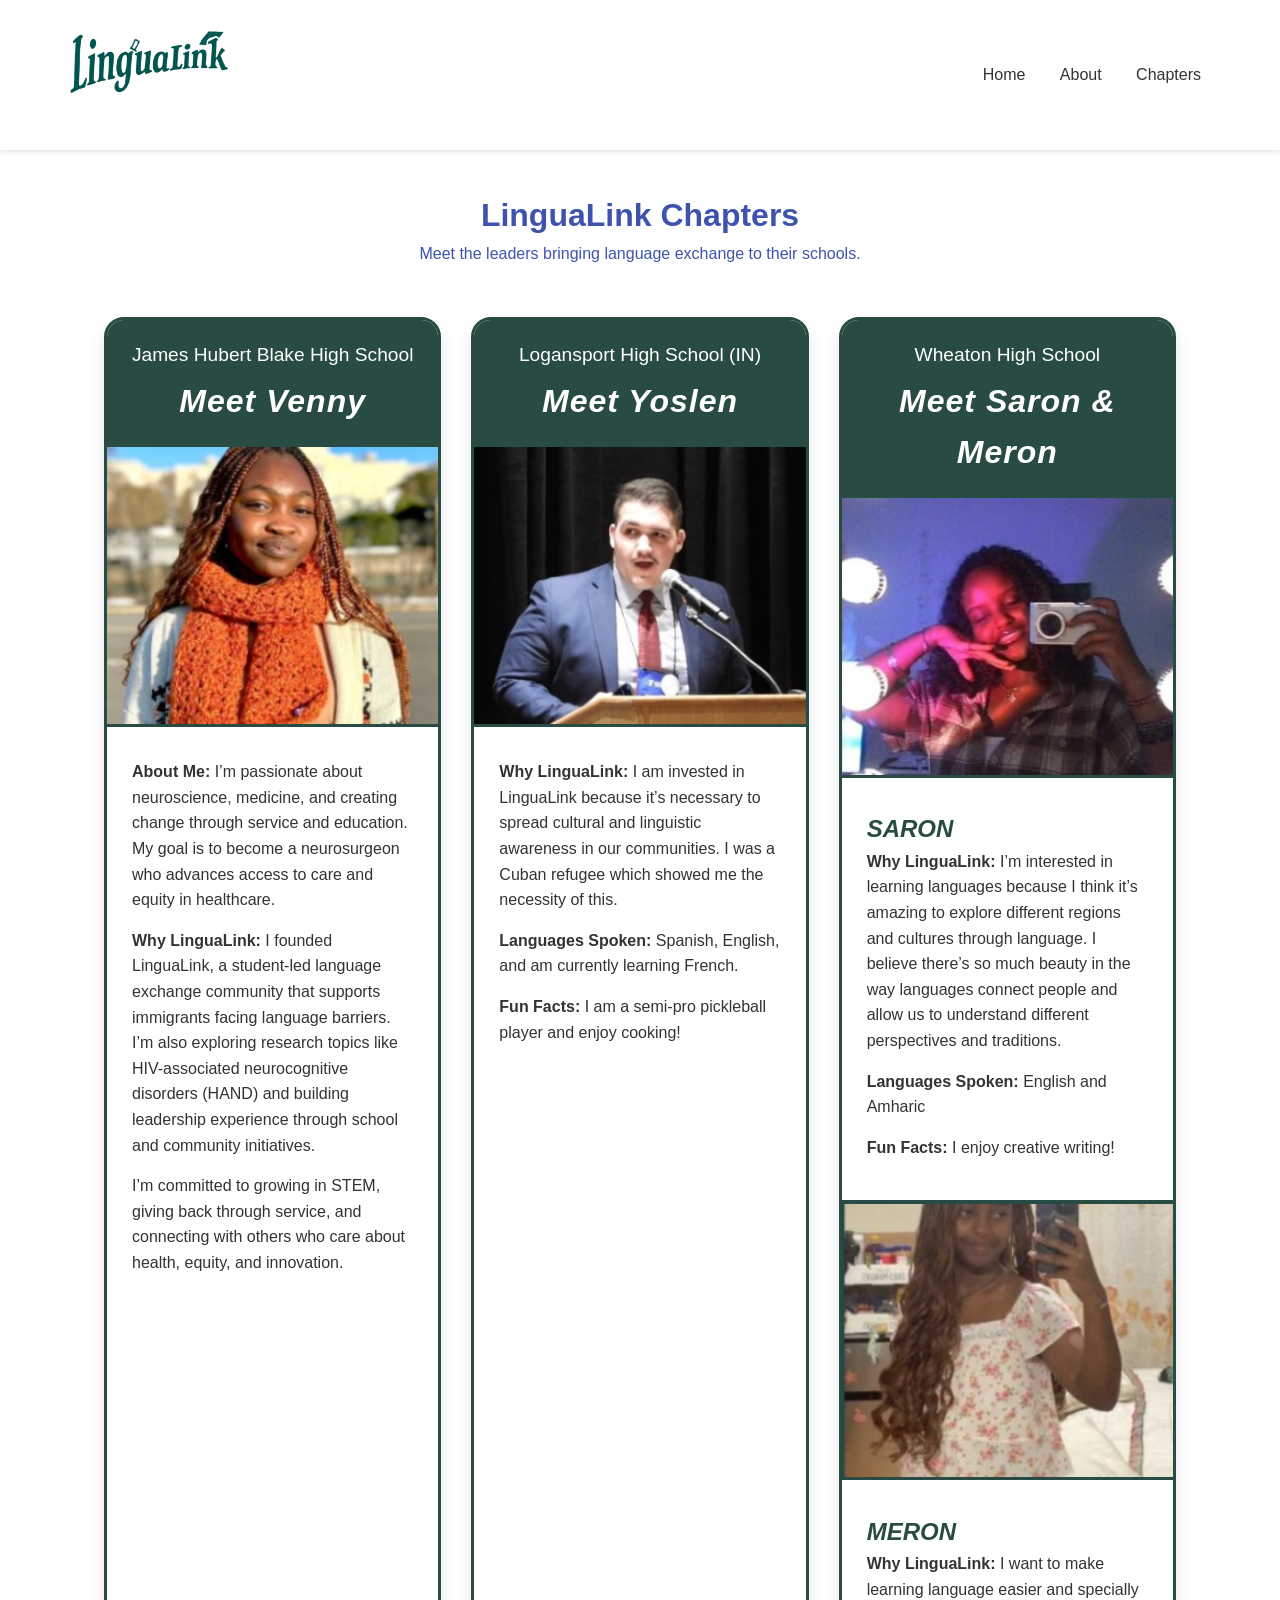
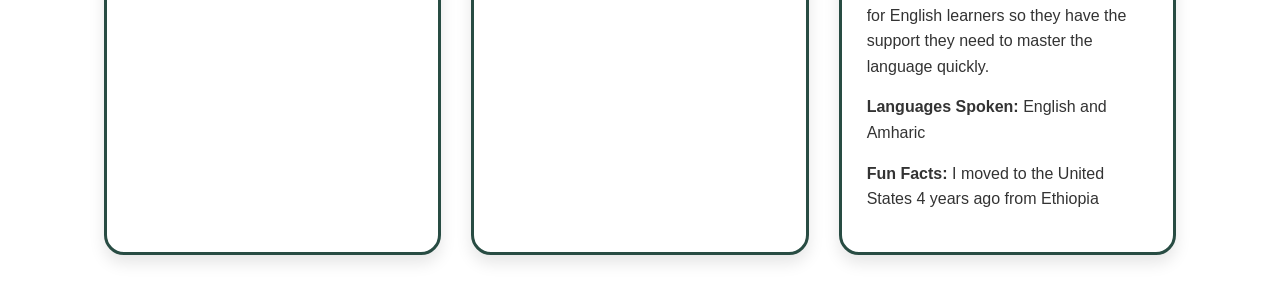
<file: chapters.html>
<!DOCTYPE html>
<html lang="en">
<head>
    <meta charset="UTF-8">
    <meta name="viewport" content="width=device-width, initial-scale=1.0">
    <title>Chapters | LinguaLink</title>
    <link rel="stylesheet" href="style.css">
</head>
<body>

    <!-- Paste your standard navigation bar here so it matches the other pages -->
<nav class="navbar">
    <img src="logo.png" alt="LinguaLink Logo" class="logo-img">
    <div class="nav-links">
        <a href="index.html">Home</a>
        <a href="about.html">About</a>
        <a href="chapters.html">Chapters</a>
    </div>
</nav>

    <header class="chapters-title">
        <h1>LinguaLink Chapters</h1>
        <p>Meet the leaders bringing language exchange to their schools.</p>
    </header>

    <section class="chapters-grid">
        
        <!-- CHAPTER 1: BLAKE HIGH SCHOOL -->
        <div class="chapter-card">
            <div class="card-header">
                <h2>James Hubert Blake High School</h2>
                <h3>Meet Venny</h3>
            </div>
            <img src="venny.png" alt="Venny Tchekounang" class="chapter-img">
            <div class="card-content">
                <p><strong>About Me:</strong> I’m passionate about neuroscience, medicine, and creating change through service and education. My goal is to become a neurosurgeon who advances access to care and equity in healthcare.</p>
                <p><strong>Why LinguaLink:</strong> I founded LinguaLink, a student-led language exchange community that supports immigrants facing language barriers. I’m also exploring research topics like HIV-associated neurocognitive disorders (HAND) and building leadership experience through school and community initiatives.</p>
                <p>I’m committed to growing in STEM, giving back through service, and connecting with others who care about health, equity, and innovation.</p>
            </div>
        </div>

        <!-- CHAPTER 2: LOGANSPORT HIGH SCHOOL -->
        <div class="chapter-card">
            <div class="card-header">
                <h2>Logansport High School (IN)</h2>
                <h3>Meet Yoslen</h3>
            </div>
            <img src="yoslen.png" alt="Yoslen" class="chapter-img">
            <div class="card-content">
                <p><strong>Why LinguaLink:</strong> I am invested in LinguaLink because it’s necessary to spread cultural and linguistic awareness in our communities. I was a Cuban refugee which showed me the necessity of this.</p>
                <p><strong>Languages Spoken:</strong> Spanish, English, and am currently learning French.</p>
                <p><strong>Fun Facts:</strong> I am a semi-pro pickleball player and enjoy cooking!</p>
            </div>
        </div>

        <!-- CHAPTER 3: WHEATON HIGH SCHOOL (SARON & MERON) -->
        <div class="chapter-card">
            <div class="card-header">
                <h2>Wheaton High School</h2>
                <h3>Meet Saron & Meron</h3>
            </div>
            
            <!-- Saron's Profile -->
            <img src="seron.png" alt="Saron" class="chapter-img">
            <div class="card-content">
                <h4 style="margin-top: 0; color: #284c43; font-size: 1.5rem; text-transform: uppercase; font-style: italic;">Saron</h4>
                <p><strong>Why LinguaLink:</strong> I’m interested in learning languages because I think it’s amazing to explore different regions and cultures through language. I believe there’s so much beauty in the way languages connect people and allow us to understand different perspectives and traditions.</p>
                <p><strong>Languages Spoken:</strong> English and Amharic</p>
                <p><strong>Fun Facts:</strong> I enjoy creative writing!</p>
            </div>

            <!-- Meron's Profile -->
            <img src="meron.png" alt="Meron" class="chapter-img" style="border-top: 4px solid #284c43;">
            <div class="card-content">
                <h4 style="margin-top: 0; color: #284c43; font-size: 1.5rem; text-transform: uppercase; font-style: italic;">Meron</h4>
                <p><strong>Why LinguaLink:</strong> I want to make learning language easier and specially for English learners so they have the support they need to master the language quickly.</p>
                <p><strong>Languages Spoken:</strong> English and Amharic</p>
                <p><strong>Fun Facts:</strong> I moved to the United States 4 years ago from Ethiopia</p>
            </div>
        </div>
</file>
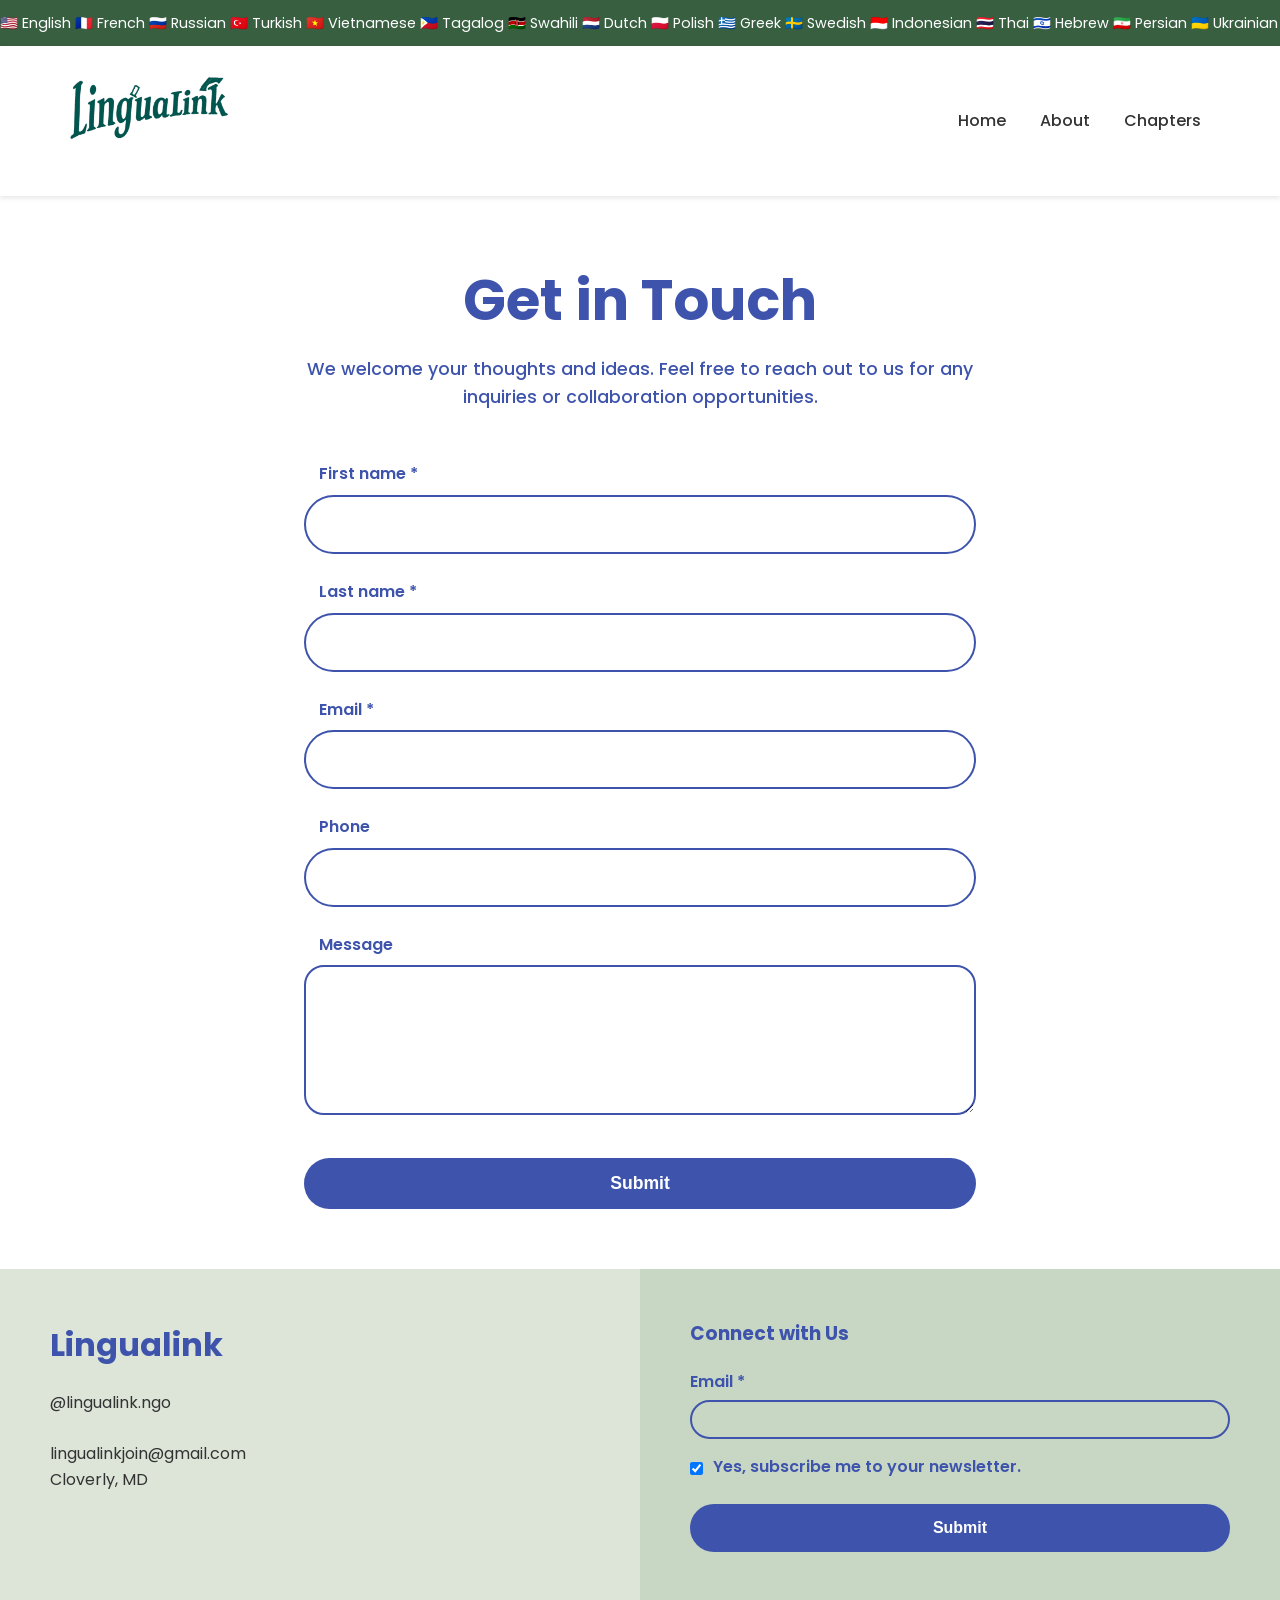
<file: contact.html>
<!DOCTYPE html>
<html lang="en">
<head>
    <meta charset="UTF-8">
    <meta name="viewport" content="width=device-width, initial-scale=1.0">
    <title>Contact | LinguaLink</title>
    <link rel="stylesheet" href="style.css">
    <!-- Import Google Fonts -->
    <link href="https://fonts.googleapis.com/css2?family=Poppins:wght@300;400;600;700&display=swap" rel="stylesheet">
</head>
<body>
    <!-- Top Marquee -->
    <div class="marquee-container">
        <div class="marquee-content">
            <span>🇺🇸 English 🇫🇷 French 🇷🇺 Russian 🇹🇷 Turkish 🇻🇳 Vietnamese 🇵🇭 Tagalog 🇰🇪 Swahili 🇳🇱 Dutch 🇵🇱 Polish 🇬🇷 Greek 🇸🇪 Swedish 🇮🇩 Indonesian 🇹🇭 Thai 🇮🇱 Hebrew 🇮🇷 Persian 🇺🇦 Ukrainian 🇳🇴 Norwegian 🇩🇰 Danish</span>
            <span>🇺🇸 English 🇫🇷 French 🇷🇺 Russian 🇹🇷 Turkish 🇻🇳 Vietnamese 🇵🇭 Tagalog 🇰🇪 Swahili 🇳🇱 Dutch 🇵🇱 Polish 🇬🇷 Greek 🇸🇪 Swedish 🇮🇩 Indonesian 🇹🇭 Thai 🇮🇱 Hebrew 🇮🇷 Persian 🇺🇦 Ukrainian 🇳🇴 Norwegian 🇩🇰 Danish</span>
        </div>
    </div>

    <!-- Navigation -->
    <nav class="navbar">
    <img src="logo.png" alt="LinguaLink Logo" class="logo-img">
    <div class="nav-links">
        <a href="index.html">Home</a>
        <a href="about.html">About</a>
        <a href="chapters.html">Chapters</a>
    </div>
</nav>

    <!-- Contact Form Section -->
    <section class="contact-page-section">
        <h1>Get in Touch</h1>
        <p class="contact-subtitle">We welcome your thoughts and ideas. Feel free to reach out to us for any inquiries or collaboration opportunities.</p>
        
        <form class="main-contact-form" action="#">
            <div class="form-group">
                <label for="first-name">First name *</label>
                <input type="text" id="first-name" required>
            </div>
            
            <div class="form-group">
                <label for="last-name">Last name *</label>
                <input type="text" id="last-name" required>
            </div>
            
            <div class="form-group">
                <label for="contact-email">Email *</label>
                <input type="email" id="contact-email" required>
            </div>
            
            <div class="form-group">
                <label for="phone">Phone</label>
                <input type="tel" id="phone">
            </div>
            
            <div class="form-group">
                <label for="message">Message</label>
                <textarea id="message"></textarea>
            </div>
            
            <button type="submit" class="btn-submit-large">Submit</button>
        </form>
    </section>

    <!-- Footer -->
    <footer class="footer">
        <div class="footer-info">
            <h2 class="footer-logo">Lingualink</h2>
            <p>@lingualink.ngo</p>
            <br>
            <p>lingualinkjoin@gmail.com</p>
            <p>Cloverly, MD</p>
        </div>
        <div class="footer-form">
            <h3>Connect with Us</h3>
            <form action="#">
                <label for="email">Email *</label>
                <input type="email" id="email" required>
                <div class="checkbox-wrapper">
                    <input type="checkbox" id="subscribe" checked>
                    <label for="subscribe">Yes, subscribe me to your newsletter.</label>
                </div>
                <button type="submit" class="btn-submit">Submit</button>
            </form>
        </div>
    </footer>
</body>
</html>
</file>
<file: style.css>
/* --- Variables & Reset --- */
:root {
    --primary-green: #375F40;
    --sage-green: #DCE5D8;
    --dark-blue: #3E54AC;
    --highlight-orange: #E87A5D;
    
    --chart-blue: #5B7FE4;
    --chart-purple: #956CE0;
    --chart-orange: #F2A359;
    --chart-yellow: #F6D657;
    
    --text-dark: #333333;
    --font-main: 'Poppins', sans-serif;
}

* {
    margin: 0;
    padding: 0;
    box-sizing: border-box;
}

body {
    font-family: var(--font-main);
    color: var(--text-dark);
    line-height: 1.6;
    overflow-x: hidden;
    scroll-behavior: smooth;
}

/* --- Top Marquee --- */
.marquee-container {
    background-color: var(--primary-green);
    color: white;
    padding: 10px 0;
    overflow: hidden;
    white-space: nowrap;
}

.marquee-content {
    display: inline-block;
    animation: scroll 30s linear infinite;
    font-size: 0.9rem;
}

@keyframes scroll {
    0% { transform: translateX(0); }
    100% { transform: translateX(-50%); }
}

/* --- Navbar & Logo --- */
.navbar {
    display: flex;
    justify-content: space-between; /* This pushes the logo left and links right */
    align-items: center;
    padding: 15px 5%;
    background-color: #ffffff;
    box-shadow: 0 2px 5px rgba(0,0,0,0.1); /* Adds a nice little shadow under the bar */
}
.nav-links a {
    font-family: inherit; /* This forces the links to use the exact same font as your body text */
    text-decoration: none; /* Keeps the underline removed */
    color: var(--dark-blue); /* Or whatever color you have set */
    font-weight: bold; /* Optional: makes the links stand out a bit */
    margin-left: 20px; /* Keeps the spacing between the links */
}
.logo-img {
    height: 120px; 
    width: auto;
    object-fit: contain;
}

.nav-links a {
    text-decoration: none;
    color: var(--text-dark);
    margin: 0 15px;
    font-weight: 500;
}

.btn-primary {
    background-color: var(--primary-green);
    color: white !important;
    padding: 10px 25px;
    border-radius: 25px;
    transition: 0.3s;
}

.btn-primary:hover {
    background-color: #26452d;
}

/* --- Hero Section --- */
.hero {
    display: flex;
    align-items: center;
    justify-content: space-between;
    padding: 50px 5%;
    max-width: 1400px;
    margin: 0 auto;
    gap: 40px;
}

.hero-content {
    flex: 1;
}

.hero-title-box {
    background-color: var(--sage-green);
    padding: 30px;
    border-radius: 0 50px 50px 0;
    margin-left: -5%; 
    margin-bottom: 20px;
}

.hero h1 {
    font-size: 3rem;
    line-height: 1.2;
    color: var(--primary-green);
}

.highlight {
    color: var(--highlight-orange);
    text-decoration: underline;
    text-decoration-color: var(--highlight-orange);
    text-decoration-thickness: 4px;
}

.hero p {
    font-weight: 600;
    margin-bottom: 30px;
    max-width: 500px;
}

.btn-secondary {
    display: inline-block;
    background-color: var(--dark-blue);
    color: white;
    text-decoration: none;
    padding: 15px 40px;
    border-radius: 30px;
    font-weight: 600;
}

.hero-image {
    flex: 1;
    display: flex;
    justify-content: center;
}

.polygonal-img {
    width: 100%;
    max-width: 500px;
    clip-path: polygon(50% 0%, 90% 20%, 100% 60%, 75% 100%, 25% 100%, 0% 60%, 10% 20%);
    object-fit: cover;
}

/* --- Numbers Section --- */
.section-title {
    text-align: center;
    color: var(--dark-blue);
    font-size: 2.5rem;
    margin: 50px 0 30px;
}

.numbers-container {
    display: flex;
    justify-content: space-around;
    align-items: center;
    flex-wrap: wrap;
    max-width: 1200px;
    margin: 0 auto;
    padding: 0 5%;
}

.circles-graphic {
    display: grid;
    grid-template-columns: 1fr 1fr;
    gap: 20px;
}

.circle {
    width: 150px;
    height: 150px;
    border-radius: 50%;
    display: flex;
    align-items: center;
    justify-content: center;
    text-align: center;
    padding: 15px;
    font-size: 0.8rem;
    font-weight: bold;
    color: white;
}

.circle-blue { background-color: var(--chart-blue); }
.circle-purple { background-color: var(--chart-purple); }
.circle-orange { background-color: var(--chart-orange); }
.circle-yellow { background-color: var(--chart-yellow); color: var(--text-dark); }

.bar-chart {
    display: flex;
    align-items: flex-end;
    gap: 15px;
    height: 300px;
    border-left: 2px solid #ccc;
    border-bottom: 2px solid #ccc;
    padding: 20px 20px 0 20px;
}

.bar-wrapper {
    display: flex;
    flex-direction: column;
    align-items: center;
    height: 100%;
    justify-content: flex-end;
}

.bar-label {
    font-weight: bold;
    margin-bottom: 5px;
}

.bar {
    width: 60px;
    border-radius: 5px 5px 0 0;
}

.bar-blue { background-color: var(--chart-blue); }
.bar-purple { background-color: var(--chart-purple); }
.bar-orange { background-color: var(--chart-orange); }
.bar-yellow { background-color: var(--chart-yellow); }

/* --- Testimonial Slider Section --- */
.testimonial-section {
    padding: 50px 5%;
    text-align: center;
}

.slider-container {
    display: flex;
    align-items: center;
    justify-content: center;
    max-width: 800px;
    margin: 0 auto;
    position: relative;
    gap: 20px;
}

.slider-wrapper {
    overflow: hidden;
    width: 100%;
    max-width: 600px;
}

.slider-track {
    display: flex;
    flex-direction: row; 
    width: 100%;
    transition: transform 0.5s ease-in-out;
}

.slide {
    min-width: 100%;
    flex: 0 0 100%; 
    box-sizing: border-box;
    padding: 10px;
}

.testimonial-card {
    background-color: var(--sage-green);
    color: var(--primary-green);
    padding: 40px;
    border-radius: 20px;
    font-size: 1.2rem;
    font-weight: 600;
}

.author {
    margin-top: 20px;
    font-weight: 700;
}

.slider-btn {
    background: none;
    border: none;
    font-size: 2rem;
    color: var(--primary-green);
    cursor: pointer;
    padding: 10px;
    transition: transform 0.2s ease;
}

.slider-btn:hover {
    color: var(--dark-blue);
    transform: scale(1.2); 
}

.slider-dots {
    margin-top: 20px;
}

.dot {
    height: 10px;
    width: 10px;
    margin: 0 5px;
    background-color: #ccc;
    border-radius: 50%;
    display: inline-block;
    cursor: pointer;
    transition: background-color 0.3s ease;
}

.dot.active {
    background-color: var(--primary-green);
}

/* --- Events Section --- */
.events-section {
    background-color: var(--primary-green);
    padding: 50px 5%;
}

.events-title {
    text-align: center;
    color: white;
    font-size: 2.5rem;
    margin-bottom: 40px;
}

.events-grid {
    display: grid;
    grid-template-columns: repeat(3, 1fr); 
    gap: 20px;
    max-width: 1200px;
    margin: 0 auto;
}

.events-grid img {
    width: 100%;
    height: 250px;
    object-fit: cover;
    border: 5px solid white;
}

/* --- Footer --- */
.footer {
    display: flex;
    flex-wrap: wrap;
    background-color: var(--sage-green);
}

.footer-info {
    flex: 1;
    padding: 50px;
    min-width: 300px;
}

.footer-logo {
    color: var(--dark-blue);
    font-size: 2rem;
    margin-bottom: 20px;
}

.footer-form {
    flex: 1;
    padding: 50px;
    background-color: #C8D6C4; 
    min-width: 300px;
}

.footer-form h3 {
    color: var(--dark-blue);
    margin-bottom: 20px;
}

.footer-form form {
    display: flex;
    flex-direction: column;
}

.footer-form label {
    font-weight: 600;
    margin-bottom: 5px;
    color: var(--dark-blue);
}

.footer-form input[type="email"] {
    padding: 10px;
    border: 2px solid var(--dark-blue);
    border-radius: 25px;
    margin-bottom: 15px;
    background: transparent;
}

.checkbox-wrapper {
    display: flex;
    align-items: center;
    gap: 10px;
    margin-bottom: 20px;
}

.btn-submit {
    background-color: var(--dark-blue);
    color: white;
    border: none;
    padding: 15px;
    border-radius: 25px;
    font-size: 1rem;
    font-weight: bold;
    cursor: pointer;
}

/* =========================================
   NEW MULTI-PAGE STYLES (About & Contact)
   ========================================= */

/* --- About Page --- */
.about-page-section {
    display: flex;
    align-items: center;
    justify-content: space-between;
    padding: 50px 5%;
    max-width: 1400px;
    margin: 0 auto;
    gap: 60px;
}

.about-text {
    flex: 1;
}

.about-text h1 {
    font-size: 3.5rem;
    color: var(--dark-blue);
    margin-bottom: 20px;
}

.about-text .vision-title {
    margin-top: 40px;
}

.about-text p {
    font-size: 1.1rem;
    margin-bottom: 15px;
    font-weight: 500;
}

.about-image {
    flex: 1;
    display: flex;
    justify-content: center;
}

.polygonal-img-about {
    width: 100%;
    max-width: 600px;
    clip-path: polygon(0% 20%, 50% 0%, 100% 20%, 100% 80%, 50% 100%, 0% 80%);
    object-fit: cover;
}

/* --- Contact Page --- */
.contact-page-section {
    padding: 60px 5%;
    max-width: 800px;
    margin: 0 auto;
    text-align: center;
}

.contact-page-section h1 {
    color: var(--dark-blue);
    font-size: 3.5rem;
    margin-bottom: 10px;
}

.contact-subtitle {
    color: var(--dark-blue);
    font-weight: 500;
    margin-bottom: 50px;
    font-size: 1.1rem;
}

.main-contact-form {
    display: flex;
    flex-direction: column;
    gap: 25px;
    text-align: left;
}

.form-group label {
    display: block;
    color: var(--dark-blue);
    font-weight: 600;
    margin-bottom: 8px;
    margin-left: 15px;
}

.main-contact-form input,
.main-contact-form textarea {
    width: 100%;
    padding: 15px 20px;
    border: 2px solid var(--dark-blue);
    border-radius: 30px;
    font-family: var(--font-main);
    font-size: 1rem;
    background: transparent;
}

.main-contact-form textarea {
    border-radius: 20px; 
    min-height: 150px;
    resize: vertical;
}

.btn-submit-large {
    background-color: var(--dark-blue);
    color: white;
    border: none;
    padding: 15px;
    border-radius: 30px;
    font-size: 1.1rem;
    font-weight: bold;
    cursor: pointer;
    transition: background-color 0.3s;
    margin-top: 10px;
}

.btn-submit-large:hover {
    background-color: #2b3a7a;
}

/* --- Responsive Media Queries --- */
@media (max-width: 900px) {
    .events-grid { grid-template-columns: repeat(2, 1fr); }
}

@media (max-width: 768px) {
    .hero { flex-direction: column; text-align: center; }
    .hero-title-box { margin-left: 0; border-radius: 20px; }
    .circles-graphic { margin-bottom: 40px; }
    .navbar { flex-direction: column; gap: 15px; }
    .events-grid { grid-template-columns: 1fr; }
    .about-page-section { flex-direction: column; text-align: center; }
}

/* --- CHAPTERS PAGE STYLES --- */
.chapters-title {
    text-align: center;
    padding: 40px 20px 10px;
    color: var(--dark-blue);
}

.chapters-grid {
    display: grid;
    grid-template-columns: repeat(auto-fit, minmax(300px, 1fr));
    gap: 30px;
    padding: 40px 5%;
    max-width: 1200px;
    margin: 0 auto;
}

.chapter-card {
    background-color: #ffffff;
    border: 3px solid #284c43; /* Dark green from the slides */
    border-radius: 20px;
    overflow: hidden;
    box-shadow: 0 8px 16px rgba(0,0,0,0.1);
    transition: transform 0.3s ease, box-shadow 0.3s ease;
}

.chapter-card:hover {
    transform: translateY(-8px);
    box-shadow: 0 12px 24px rgba(0,0,0,0.15);
}

.card-header {
    background-color: #284c43;
    color: white;
    text-align: center;
    padding: 20px 10px;
}

.card-header h2 {
    font-size: 1.2rem;
    margin: 0 0 5px 0;
    font-weight: normal;
}

.card-header h3 {
    font-size: 2rem;
    margin: 0;
    font-style: italic;
    letter-spacing: 1px;
}

.chapter-img {
    width: 100%;
    height: 280px;
    object-fit: cover;
    border-bottom: 3px solid #284c43;
}

.card-content {
    padding: 25px;
    color: #333;
    line-height: 1.6;
}

.card-content p {
    margin-bottom: 15px;
}
</file>
